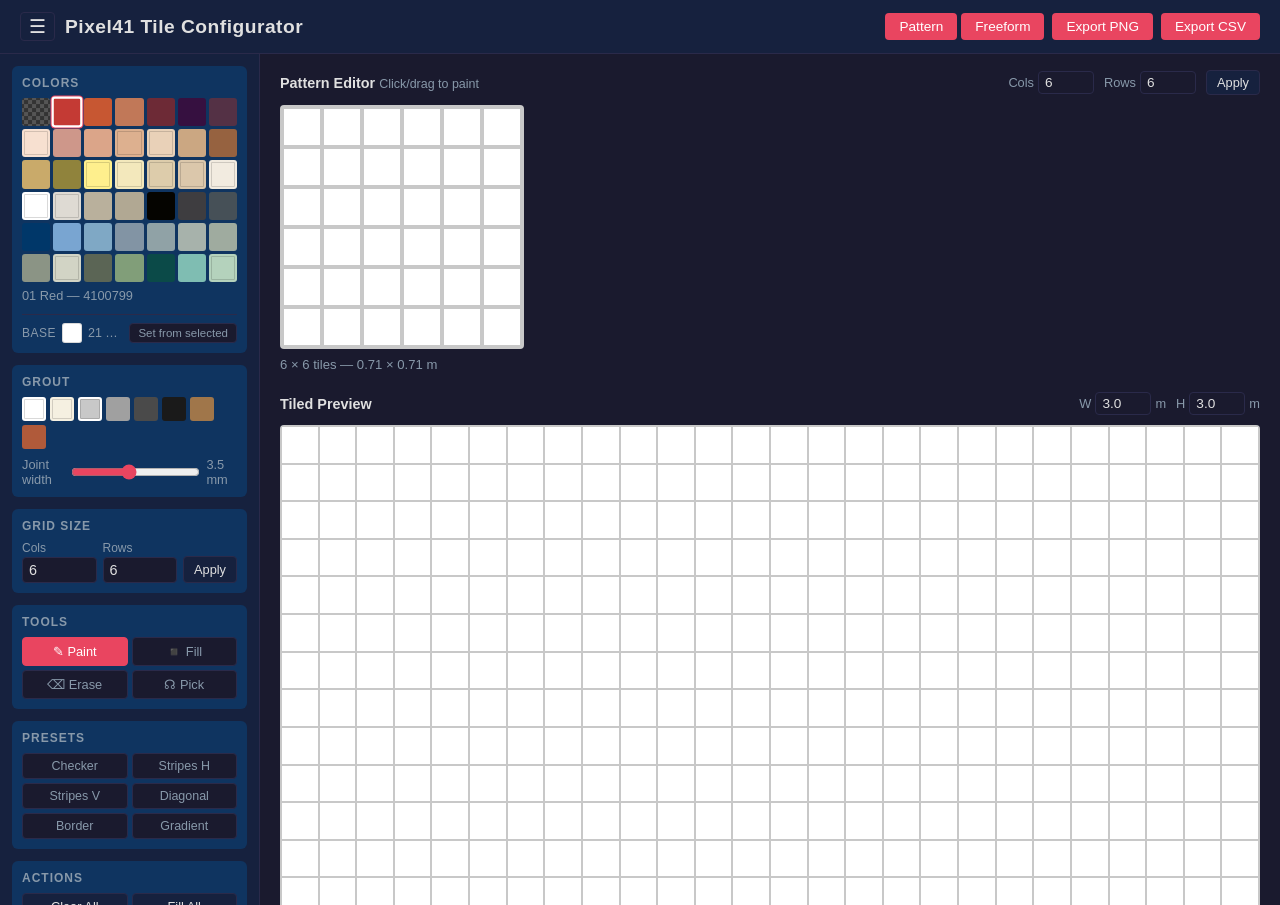
<file: index.html>
<!DOCTYPE html>
<html lang="en">
<head>
  <meta charset="UTF-8">
  <meta name="viewport" content="width=device-width, initial-scale=1.0">
  <title>Pixel41 Tile Configurator</title>
  <link rel="stylesheet" href="style.css">
</head>
<body>
  <header>
    <div class="header-left">
      <button id="sidebar-toggle" class="sidebar-toggle" title="Toggle sidebar">&#9776;</button>
      <h1>Pixel41 Tile Configurator</h1>
    </div>
    <div class="header-actions">
      <div class="mode-toggle">
        <button class="mode-btn active" data-mode="pattern">Pattern</button>
        <button class="mode-btn" data-mode="freeform">Freeform</button>
      </div>
      <button id="export-png" title="Export pattern as PNG">Export PNG</button>
      <button id="export-csv" title="Export order summary as CSV">Export CSV</button>
    </div>
  </header>

  <main>
    <aside class="sidebar">
      <section class="panel">
        <h2>Colors</h2>
        <div id="palette" class="palette"></div>
        <div id="color-info" class="color-info">Select a color</div>
        <div class="base-color-row">
          <span class="base-label">Base</span>
          <div id="base-swatch" class="base-swatch"></div>
          <span id="base-info" class="base-info"></span>
          <button id="set-base" class="set-base-btn" title="Set selected color as base">Set from selected</button>
        </div>
      </section>

      <section class="panel">
        <h2>Grout</h2>
        <div id="grout-palette" class="grout-palette"></div>
        <label class="range-label">
          Joint width
          <input type="range" id="grout-width" min="0" max="8" value="3.5" step="0.5">
          <span id="grout-width-label">3.5 mm</span>
        </label>
      </section>

      <section class="panel">
        <h2>Grid Size</h2>
        <div class="grid-controls" id="grid-controls-tiles">
          <label>
            Cols
            <input type="number" id="cols" value="6" min="2" max="32">
          </label>
          <label>
            Rows
            <input type="number" id="rows" value="6" min="2" max="32">
          </label>
          <button id="apply-size">Apply</button>
        </div>
      </section>

      <section class="panel">
        <h2>Tools</h2>
        <div class="tools">
          <button class="tool-btn active" data-tool="paint" title="Paint (P)">&#9998; Paint</button>
          <button class="tool-btn" data-tool="fill" title="Bucket Fill (F)">&#9726; Fill</button>
          <button class="tool-btn" data-tool="erase" title="Eraser (E)">&#9003; Erase</button>
          <button class="tool-btn" data-tool="eyedrop" title="Eyedropper (I)">&#9738; Pick</button>
        </div>
      </section>

      <section class="panel">
        <h2>Presets</h2>
        <div class="presets" id="presets"></div>
      </section>

      <section class="panel">
        <h2>Actions</h2>
        <div class="actions">
          <button id="clear-all">Clear All</button>
          <button id="fill-all">Fill All</button>
          <button id="random-fill">Randomize</button>
        </div>
      </section>
    </aside>

    <div class="content-area">
      <section class="editor-section">
        <div class="editor-header">
          <h2>Pattern Editor <span class="hint">Click/drag to paint</span></h2>
          <div class="editor-dims" id="pattern-dims">
            <label class="dim-label">
              Cols
              <input type="number" id="cols-inline" value="6" min="2" max="32">
            </label>
            <label class="dim-label">
              Rows
              <input type="number" id="rows-inline" value="6" min="2" max="32">
            </label>
            <button id="apply-size-inline" class="apply-meters-btn">Apply</button>
          </div>
          <div class="editor-dims hidden" id="freeform-dims">
            <label class="dim-label">
              W
              <input type="number" id="free-width" value="1.0" min="0.2" max="5" step="0.1"> m
            </label>
            <label class="dim-label">
              H
              <input type="number" id="free-height" value="1.0" min="0.2" max="5" step="0.1"> m
            </label>
            <button id="apply-meters" class="apply-meters-btn">Apply</button>
          </div>
        </div>
        <div id="grid-container" class="grid-container"></div>
        <div id="grid-dims" class="grid-dims"></div>
      </section>

      <section class="preview-section">
        <div class="preview-header">
          <h2>Tiled Preview</h2>
          <div class="preview-dims">
            <label class="dim-label">
              W
              <input type="number" id="preview-width" value="3.0" min="0.5" max="10" step="0.5"> m
            </label>
            <label class="dim-label">
              H
              <input type="number" id="preview-height" value="3.0" min="0.5" max="10" step="0.5"> m
            </label>
          </div>
        </div>
        <canvas id="preview-canvas"></canvas>
      </section>

      <section class="order-section">
        <h2>Order Summary</h2>
        <div class="order-meta" id="order-meta"></div>
        <table id="order-table">
          <thead>
            <tr>
              <th>Swatch</th>
              <th>Color</th>
              <th>Product Code</th>
              <th>Tiles</th>
              <th>Boxes (28/box)</th>
              <th>Recommended Grout</th>
            </tr>
          </thead>
          <tbody id="order-body"></tbody>
          <tfoot id="order-foot"></tfoot>
        </table>
        <div id="grout-recommendation" class="grout-recommendation"></div>
      </section>
    </div>
  </main>

  <script src="app.js"></script>
</body>
</html>
</file>
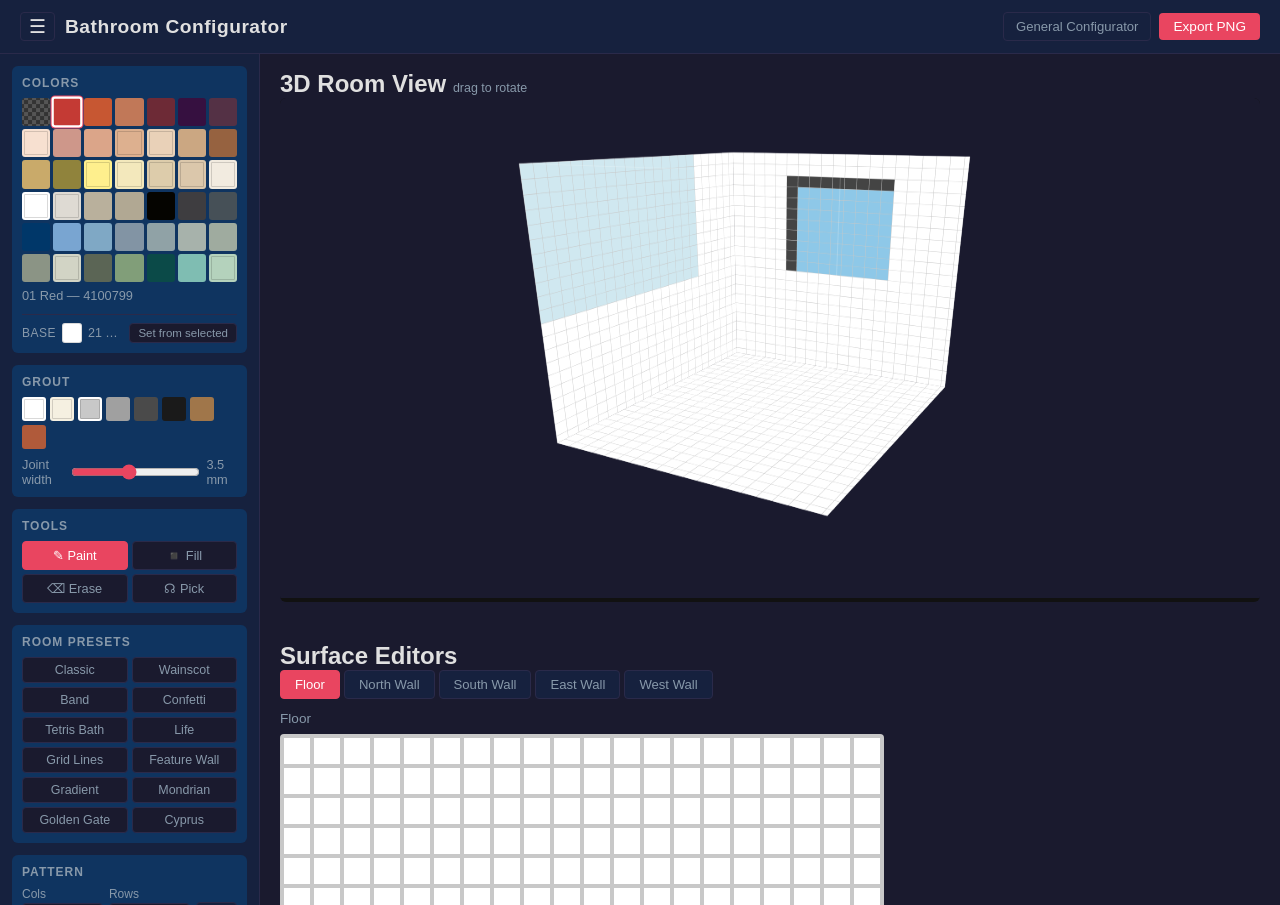
<file: bathroom.html>
<!DOCTYPE html>
<html lang="en">
<head>
  <meta charset="UTF-8">
  <meta name="viewport" content="width=device-width, initial-scale=1.0">
  <title>Pixel41 Bathroom Configurator</title>
  <link rel="stylesheet" href="style.css">
  <link rel="stylesheet" href="bathroom.css">
</head>
<body>
  <header>
    <div class="header-left">
      <button id="sidebar-toggle" class="sidebar-toggle" title="Toggle sidebar">&#9776;</button>
      <h1>Bathroom Configurator</h1>
    </div>
    <div class="header-actions">
      <a href="index.html" class="back-link">General Configurator</a>
      <button id="export-png" title="Export 3D view as PNG">Export PNG</button>
    </div>
  </header>

  <main>
    <aside class="sidebar">
      <section class="panel">
        <h2>Colors</h2>
        <div id="palette" class="palette"></div>
        <div id="color-info" class="color-info">Select a color</div>
        <div class="base-color-row">
          <span class="base-label">Base</span>
          <div id="base-swatch" class="base-swatch"></div>
          <span id="base-info" class="base-info"></span>
          <button id="set-base" class="set-base-btn">Set from selected</button>
        </div>
      </section>

      <section class="panel">
        <h2>Grout</h2>
        <div id="grout-palette" class="grout-palette"></div>
        <label class="range-label">
          Joint width
          <input type="range" id="grout-width" min="0" max="8" value="3.5" step="0.5">
          <span id="grout-width-label">3.5 mm</span>
        </label>
      </section>

      <section class="panel">
        <h2>Tools</h2>
        <div class="tools">
          <button class="tool-btn active" data-tool="paint" title="Paint (P)">&#9998; Paint</button>
          <button class="tool-btn" data-tool="fill" title="Bucket Fill (F)">&#9726; Fill</button>
          <button class="tool-btn" data-tool="erase" title="Eraser (E)">&#9003; Erase</button>
          <button class="tool-btn" data-tool="eyedrop" title="Eyedropper (I)">&#9738; Pick</button>
        </div>
      </section>

      <section class="panel">
        <h2>Room Presets</h2>
        <div id="room-presets" class="presets"></div>
      </section>

      <section class="panel">
        <h2>Pattern</h2>
        <div class="grid-controls">
          <label>
            Cols
            <input type="number" id="pat-cols" value="2" min="1" max="16">
          </label>
          <label>
            Rows
            <input type="number" id="pat-rows" value="2" min="1" max="16">
          </label>
          <button id="pat-resize">Set</button>
        </div>
        <div id="pattern-grid" class="grid-container pattern-grid-editor"></div>
        <div id="pat-presets" class="presets" style="margin-top:6px"></div>
        <div class="actions" style="margin-top:6px">
          <button id="pat-apply">Apply to surface</button>
          <button id="pat-apply-all">Apply to all</button>
        </div>
      </section>

      <section class="panel">
        <h2>Actions</h2>
        <div class="actions">
          <button id="clear-all">Clear All</button>
          <button id="fill-all">Fill All</button>
        </div>
      </section>

      <section class="panel">
        <h2>Surface</h2>
        <div class="surface-selector" id="surface-selector"></div>
      </section>

      <section class="panel">
        <h2>Order Summary</h2>
        <div class="order-meta" id="order-meta"></div>
        <table id="order-table">
          <thead>
            <tr>
              <th></th>
              <th>Color</th>
              <th>Tiles</th>
              <th>Boxes</th>
              <th>Grout</th>
            </tr>
          </thead>
          <tbody id="order-body"></tbody>
          <tfoot id="order-foot"></tfoot>
        </table>
      </section>
    </aside>

    <div class="content-area">
      <section class="room-3d-section">
        <h2>3D Room View <span class="hint">drag to rotate</span></h2>
        <div id="room-3d-container" class="room-3d-container">
          <canvas id="room-3d" width="900" height="600"></canvas>
        </div>
      </section>

      <section class="surfaces-section">
        <h2>Surface Editors</h2>
        <div class="surface-tabs" id="surface-tabs"></div>
        <div class="surface-editor-area">
          <div id="surface-label" class="surface-label"></div>
          <div id="surface-grid" class="grid-container"></div>
          <div id="surface-dims" class="grid-dims"></div>
        </div>
      </section>
    </div>
  </main>

  <script src="bathroom.js"></script>
</body>
</html>
</file>
<file: style.css>
*, *::before, *::after {
  box-sizing: border-box;
  margin: 0;
  padding: 0;
}

:root {
  --bg: #1a1a2e;
  --surface: #16213e;
  --surface2: #0f3460;
  --text: #e0e0e0;
  --text-muted: #8899aa;
  --accent: #e94560;
  --border: #2a2a4a;
  --grout-default: #c8c8c8;
}

body {
  font-family: -apple-system, BlinkMacSystemFont, "Segoe UI", Roboto, sans-serif;
  background: var(--bg);
  color: var(--text);
  min-height: 100vh;
}

/* Header */
header {
  display: flex;
  align-items: center;
  justify-content: space-between;
  padding: 12px 20px;
  background: var(--surface);
  border-bottom: 1px solid var(--border);
}

.header-left {
  display: flex;
  align-items: center;
  gap: 10px;
}

header h1 {
  font-size: 1.2rem;
  font-weight: 600;
  letter-spacing: 0.5px;
}

.sidebar-toggle {
  background: none;
  border: 1px solid var(--border);
  color: var(--text);
  font-size: 1.2rem;
  padding: 4px 8px;
  border-radius: 4px;
  cursor: pointer;
  line-height: 1;
}

.sidebar-toggle:hover {
  background: var(--border);
}

.header-actions {
  display: flex;
  align-items: center;
  gap: 8px;
}

.header-actions button {
  padding: 6px 14px;
  background: var(--accent);
  color: #fff;
  border: none;
  border-radius: 4px;
  cursor: pointer;
  font-size: 0.85rem;
  font-weight: 500;
}

.header-actions button:hover {
  filter: brightness(1.15);
}

/* Layout */
main {
  display: flex;
  height: calc(100vh - 49px);
}

.sidebar {
  width: 260px;
  min-width: 260px;
  overflow-y: auto;
  padding: 12px;
  background: var(--surface);
  border-right: 1px solid var(--border);
  display: flex;
  flex-direction: column;
  gap: 12px;
  transition: margin-left 0.2s ease, visibility 0.2s;
}

.sidebar.collapsed {
  margin-left: -260px;
  visibility: hidden;
}

.content-area {
  flex: 1;
  overflow-y: auto;
  padding: 16px 20px;
  display: flex;
  flex-direction: column;
  gap: 20px;
}

/* Panels */
.panel {
  background: var(--surface2);
  border-radius: 6px;
  padding: 10px;
}

.panel h2 {
  font-size: 0.75rem;
  text-transform: uppercase;
  letter-spacing: 1px;
  color: var(--text-muted);
  margin-bottom: 8px;
}

/* Color Palette */
.palette {
  display: grid;
  grid-template-columns: repeat(7, 1fr);
  gap: 3px;
}

.palette .swatch {
  width: 100%;
  aspect-ratio: 1;
  border-radius: 3px;
  border: 2px solid transparent;
  cursor: pointer;
  transition: transform 0.1s, border-color 0.1s;
  position: relative;
}

.palette .swatch:hover {
  transform: scale(1.15);
  z-index: 1;
}

.palette .swatch.selected {
  border-color: #fff;
  box-shadow: 0 0 0 1px var(--accent);
  transform: scale(1.1);
  z-index: 1;
}

.no-tile-swatch {
  background: repeating-conic-gradient(#555 0% 25%, #333 0% 50%) 50% / 8px 8px;
}

.no-tile-cell {
  background: repeating-conic-gradient(#888 0% 25%, #666 0% 50%) 50% / 8px 8px !important;
}

.color-info {
  margin-top: 6px;
  font-size: 0.8rem;
  color: var(--text-muted);
  min-height: 1.4em;
}

.base-color-row {
  display: flex;
  align-items: center;
  gap: 6px;
  margin-top: 8px;
  padding-top: 8px;
  border-top: 1px solid var(--border);
}

.base-label {
  font-size: 0.75rem;
  text-transform: uppercase;
  letter-spacing: 0.5px;
  color: var(--text-muted);
}

.base-swatch {
  width: 20px;
  height: 20px;
  border-radius: 3px;
  flex-shrink: 0;
}

.base-info {
  font-size: 0.78rem;
  color: var(--text-muted);
  flex: 1;
  min-width: 0;
  overflow: hidden;
  text-overflow: ellipsis;
  white-space: nowrap;
}

.set-base-btn {
  padding: 3px 8px;
  background: var(--bg);
  color: var(--text-muted);
  border: 1px solid var(--border);
  border-radius: 4px;
  cursor: pointer;
  font-size: 0.72rem;
  white-space: nowrap;
}

.set-base-btn:hover {
  color: var(--text);
  border-color: var(--text-muted);
}

/* Grout Palette */
.grout-palette {
  display: flex;
  gap: 4px;
  flex-wrap: wrap;
  margin-bottom: 8px;
}

.grout-palette .grout-swatch {
  width: 24px;
  height: 24px;
  border-radius: 3px;
  border: 2px solid transparent;
  cursor: pointer;
}

.grout-palette .grout-swatch.selected {
  border-color: #fff;
}

.range-label {
  display: flex;
  align-items: center;
  gap: 6px;
  font-size: 0.8rem;
  color: var(--text-muted);
}

.range-label input[type="range"] {
  flex: 1;
  accent-color: var(--accent);
}

/* Mode Toggle */
.mode-toggle {
  display: flex;
  gap: 4px;
}

.mode-btn {
  flex: 1;
  padding: 6px 8px;
  background: var(--bg);
  color: var(--text-muted);
  border: 1px solid var(--border);
  border-radius: 4px;
  cursor: pointer;
  font-size: 0.8rem;
  text-align: center;
}

.mode-btn:hover {
  color: var(--text);
  border-color: var(--text-muted);
}

.mode-btn.active {
  background: var(--accent);
  color: #fff;
  border-color: var(--accent);
}

.hidden {
  display: none !important;
}

/* Grid Controls */
.grid-controls {
  display: flex;
  gap: 6px;
  align-items: end;
}

.grid-controls label {
  display: flex;
  flex-direction: column;
  font-size: 0.75rem;
  color: var(--text-muted);
  flex: 1;
}

.grid-controls input[type="number"] {
  width: 100%;
  padding: 4px 6px;
  background: var(--bg);
  border: 1px solid var(--border);
  border-radius: 4px;
  color: var(--text);
  font-size: 0.9rem;
  margin-top: 2px;
}

.grid-controls button,
.actions button {
  padding: 5px 10px;
  background: var(--surface);
  color: var(--text);
  border: 1px solid var(--border);
  border-radius: 4px;
  cursor: pointer;
  font-size: 0.8rem;
}

.grid-controls button:hover,
.actions button:hover {
  background: var(--border);
}

/* Tools */
.tools {
  display: grid;
  grid-template-columns: 1fr 1fr;
  gap: 4px;
}

.tool-btn {
  padding: 6px 8px;
  background: var(--bg);
  color: var(--text-muted);
  border: 1px solid var(--border);
  border-radius: 4px;
  cursor: pointer;
  font-size: 0.8rem;
  text-align: center;
}

.tool-btn:hover {
  color: var(--text);
  border-color: var(--text-muted);
}

.tool-btn.active {
  background: var(--accent);
  color: #fff;
  border-color: var(--accent);
}

/* Presets */
.presets {
  display: grid;
  grid-template-columns: 1fr 1fr;
  gap: 4px;
}

.presets button {
  padding: 5px 8px;
  background: var(--bg);
  color: var(--text-muted);
  border: 1px solid var(--border);
  border-radius: 4px;
  cursor: pointer;
  font-size: 0.78rem;
}

.presets button:hover {
  color: var(--text);
  border-color: var(--text-muted);
}

/* Actions */
.actions {
  display: flex;
  flex-wrap: wrap;
  gap: 4px;
}

.actions button {
  flex: 1;
  min-width: 70px;
}

/* Editor Grid */
.editor-section h2,
.preview-section h2,
.order-section h2 {
  font-size: 0.9rem;
  font-weight: 600;
  margin-bottom: 10px;
}

.editor-header {
  display: flex;
  align-items: center;
  justify-content: space-between;
  margin-bottom: 10px;
}

.editor-header h2 {
  margin-bottom: 0 !important;
}

.apply-meters-btn {
  padding: 4px 10px;
  background: var(--surface);
  color: var(--text);
  border: 1px solid var(--border);
  border-radius: 4px;
  cursor: pointer;
  font-size: 0.8rem;
}

.apply-meters-btn:hover {
  background: var(--border);
}

.hint {
  font-weight: 400;
  font-size: 0.78rem;
  color: var(--text-muted);
}

.grid-container {
  display: inline-grid;
  border-radius: 4px;
  overflow: hidden;
  cursor: crosshair;
  user-select: none;
  -webkit-user-select: none;
}

.grid-container .cell {
  width: 100%;
  aspect-ratio: 1;
  transition: background-color 0.05s;
}

.grid-container .cell:hover {
  filter: brightness(1.2);
}

.grid-dims {
  margin-top: 8px;
  font-size: 0.82rem;
  color: var(--text-muted);
}

/* Tiled Preview */
.preview-header {
  display: flex;
  align-items: center;
  justify-content: space-between;
  margin-bottom: 10px;
}

.preview-header h2 {
  margin-bottom: 0;
}

.preview-dims,
.editor-dims {
  display: flex;
  align-items: center;
  gap: 10px;
}

.dim-label {
  font-size: 0.8rem;
  color: var(--text-muted);
  display: flex;
  align-items: center;
  gap: 4px;
}

.dim-label input {
  width: 56px;
  padding: 3px 6px;
  background: var(--bg);
  border: 1px solid var(--border);
  border-radius: 4px;
  color: var(--text);
  font-size: 0.85rem;
}

#preview-canvas {
  max-width: 100%;
  border-radius: 4px;
  background: var(--surface);
  image-rendering: pixelated;
}

/* Order Summary */
.order-section {
  background: var(--surface);
  border-radius: 6px;
  padding: 16px;
}

.order-meta {
  font-size: 0.85rem;
  color: var(--text-muted);
  margin-bottom: 10px;
  line-height: 1.6;
}

#order-table {
  width: 100%;
  border-collapse: collapse;
  font-size: 0.85rem;
}

#order-table th {
  text-align: left;
  padding: 6px 10px;
  border-bottom: 2px solid var(--border);
  color: var(--text-muted);
  font-size: 0.75rem;
  text-transform: uppercase;
  letter-spacing: 0.5px;
}

#order-table td {
  padding: 5px 10px;
  border-bottom: 1px solid var(--border);
}

#order-table tfoot td {
  padding: 8px 10px;
  font-weight: 600;
  border-top: 2px solid var(--border);
  border-bottom: none;
}

.swatch-cell {
  width: 20px;
  height: 20px;
  border-radius: 3px;
  display: inline-block;
}

.grout-recommendation {
  margin-top: 12px;
  font-size: 0.82rem;
  color: var(--text-muted);
  line-height: 1.5;
}

/* Scrollbar */
::-webkit-scrollbar {
  width: 6px;
}

::-webkit-scrollbar-track {
  background: var(--bg);
}

::-webkit-scrollbar-thumb {
  background: var(--border);
  border-radius: 3px;
}

/* Mobile / narrow screens */
@media (max-width: 768px) {
  header h1 {
    font-size: 1rem;
  }

  main {
    flex-direction: column;
    height: auto;
  }

  .sidebar {
    width: 100%;
    min-width: 100%;
    max-height: 50vh;
    border-right: none;
    border-bottom: 1px solid var(--border);
    transition: max-height 0.25s ease, padding 0.25s ease, visibility 0.2s;
    margin-left: 0;
  }

  .sidebar.collapsed {
    max-height: 0;
    padding: 0 12px;
    margin-left: 0;
    overflow: hidden;
    border-bottom: none;
  }

  .content-area {
    padding: 12px;
  }

  .grid-container .cell {
    min-width: 0;
  }

  #order-table {
    font-size: 0.75rem;
  }

  #order-table th,
  #order-table td {
    padding: 4px 6px;
  }

  .preview-header {
    flex-direction: column;
    align-items: flex-start;
    gap: 6px;
  }
}
</file>
<file: bathroom.css>
/* Bathroom-specific styles (extends style.css) */

.back-link {
  color: var(--text-muted);
  text-decoration: none;
  font-size: 0.82rem;
  padding: 6px 12px;
  border: 1px solid var(--border);
  border-radius: 4px;
}

.back-link:hover {
  color: var(--text);
  border-color: var(--text-muted);
}

/* Surface selector in sidebar */
.surface-selector {
  display: flex;
  flex-direction: column;
  gap: 3px;
}

.surface-selector button {
  padding: 6px 10px;
  background: var(--bg);
  color: var(--text-muted);
  border: 1px solid var(--border);
  border-radius: 4px;
  cursor: pointer;
  font-size: 0.8rem;
  text-align: left;
}

.surface-selector button:hover {
  color: var(--text);
  border-color: var(--text-muted);
}

.surface-selector button.active {
  background: var(--accent);
  color: #fff;
  border-color: var(--accent);
}

/* Surface tabs */
.surface-tabs {
  display: flex;
  gap: 4px;
  margin-bottom: 12px;
  flex-wrap: wrap;
}

.surface-tabs button {
  padding: 6px 14px;
  background: var(--surface);
  color: var(--text-muted);
  border: 1px solid var(--border);
  border-radius: 4px;
  cursor: pointer;
  font-size: 0.82rem;
}

.surface-tabs button:hover {
  color: var(--text);
}

.surface-tabs button.active {
  background: var(--accent);
  color: #fff;
  border-color: var(--accent);
}

.surface-label {
  font-size: 0.85rem;
  color: var(--text-muted);
  margin-bottom: 8px;
}

.surface-editor-area {
  overflow: auto;
}

/* 3D Room */
.room-3d-section {
  margin-bottom: 20px;
}

.room-3d-container {
  position: relative;
  cursor: grab;
  border-radius: 6px;
  overflow: hidden;
  background: #111;
}

.room-3d-container:active {
  cursor: grabbing;
}

#room-3d {
  width: 100%;
  max-height: 500px;
}

/* Beach theme select */
select {
  width: 100%;
  padding: 6px 8px;
  background: var(--bg);
  color: var(--text);
  border: 1px solid var(--border);
  border-radius: 4px;
  font-size: 0.8rem;
}

/* Pattern grid in sidebar */
.pattern-grid-editor {
  margin-top: 6px;
  cursor: crosshair;
}

/* Blocked cells (door/window) */
.cell.blocked {
  background-image: repeating-linear-gradient(
    45deg,
    transparent,
    transparent 3px,
    rgba(255,255,255,0.08) 3px,
    rgba(255,255,255,0.08) 6px
  ) !important;
  cursor: not-allowed;
}
</file>
